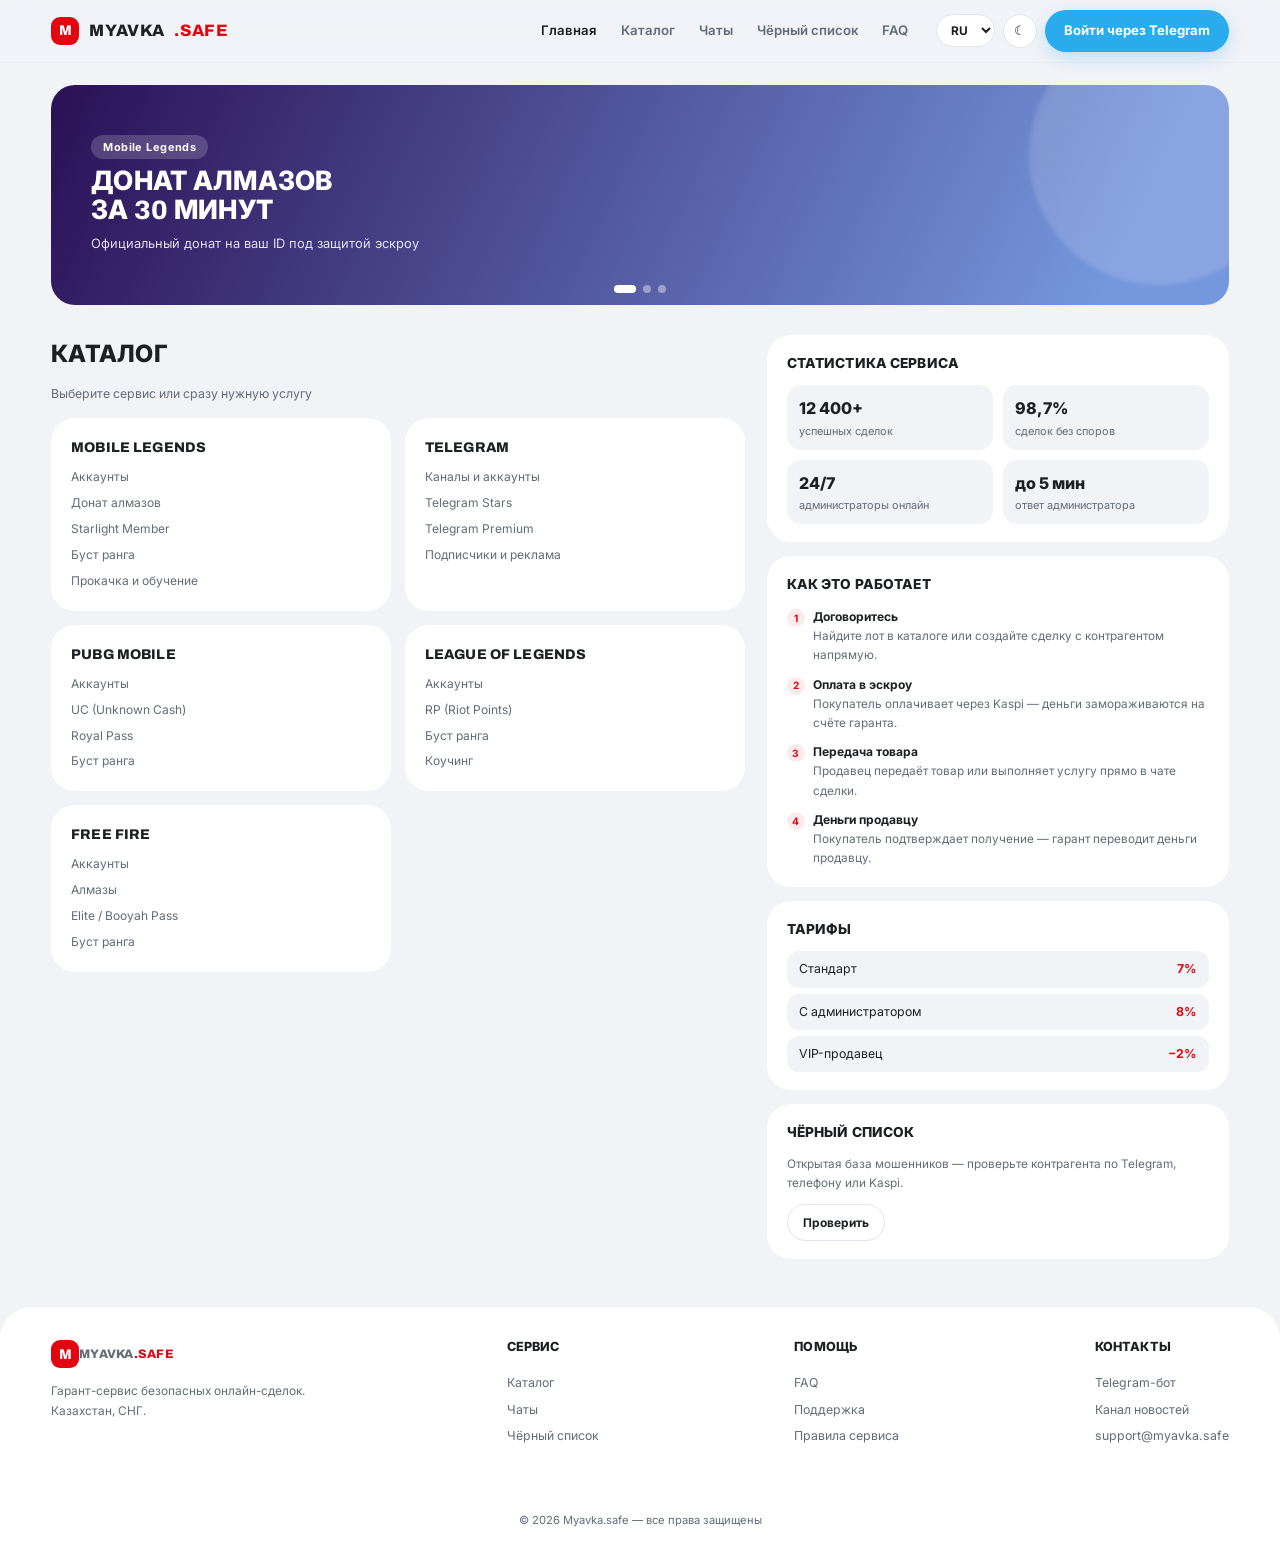
<file: safe/site/index.html>
<!DOCTYPE html>
<html lang="ru">
<head>
  <meta charset="UTF-8" />
  <meta name="viewport" content="width=device-width, initial-scale=1.0" />
  <title>Myavka.safe — Гарант безопасных сделок</title>
  <meta name="description" content="Myavka.safe — эскроу-сервис для безопасных онлайн-сделок. Вход через Telegram, оплата Kaspi, защита от мошенников." />
  <meta property="og:title" content="Myavka.safe — Гарант безопасных сделок" />
  <meta property="og:description" content="Эскроу-сервис для безопасных онлайн-сделок. Вход через Telegram, оплата Kaspi, защита от мошенников." />
  <meta property="og:type" content="website" />
  <meta property="og:site_name" content="Myavka.safe" />
  <meta name="twitter:card" content="summary" />
  <script src="js/theme-init.js"></script>
  <link rel="preconnect" href="https://fonts.googleapis.com" />
  <link rel="preconnect" href="https://fonts.gstatic.com" crossorigin />
  <link href="https://fonts.googleapis.com/css2?family=Inter:wght@400;600;700;800&family=Archivo:wdth,wght@100..125,500..900&display=swap" rel="stylesheet" />
  <link rel="stylesheet" href="css/style.css" />
</head>
<body>
  <header class="header">
    <div class="container header-inner">
      <a href="index.html" class="logo"><span class="logo-mark">M</span>Myavka<span class="safe">.safe</span></a>
      <nav class="nav">
        <a href="index.html" class="active" data-i18n="nav.home">Главная</a>
        <a href="catalog.html" data-i18n="nav.catalog">Каталог</a>
        <a href="chats.html" data-i18n="nav.chats">Чаты</a>
        <a href="blacklist.html" data-i18n="nav.blacklist">Чёрный список</a>
        <a href="faq.html" data-i18n="nav.faq">FAQ</a>
      </nav>
      <div class="header-controls">
        <select class="lang-select" id="lang-select">
          <option value="ru">RU</option>
          <option value="kz">KZ</option>
          <option value="en">EN</option>
        </select>
        <button class="theme-toggle" id="theme-toggle" aria-label="Тема">☀</button>
        <a href="#" class="btn btn-tg" data-i18n="nav.login">Войти через Telegram</a>
      </div>
    </div>
  </header>

  <section class="promo">
    <div class="container">
      <div class="promo-slider" id="promo-slider">
        <div class="promo-track" id="promo-track">
          <a class="promo-slide slide-ml" href="lots.html?g=ml&s=diamonds">
            <span class="promo-tag">Mobile Legends</span>
            <span class="promo-title" data-i18n="promo.s1t">Донат алмазов<br />за 30 минут</span>
            <span class="promo-sub" data-i18n="promo.s1">Официальный донат на ваш ID под защитой эскроу</span>
          </a>
          <a class="promo-slide slide-tgp" href="lots.html?g=tg&s=premium">
            <span class="promo-tag">Telegram</span>
            <span class="promo-title" data-i18n="promo.s2t">Premium и Stars<br />без переплат</span>
            <span class="promo-sub" data-i18n="promo.s2">Подарком через Fragment — активация за 10 минут</span>
          </a>
          <a class="promo-slide slide-pubg" href="lots.html?g=pubg&s=uc">
            <span class="promo-tag">PUBG Mobile</span>
            <span class="promo-title" data-i18n="promo.s3t">UC по лучшему<br />курсу</span>
            <span class="promo-sub" data-i18n="promo.s3">Зачисление через ID за 15 минут, гарантия сервиса</span>
          </a>
        </div>
        <div class="promo-dots" id="promo-dots"></div>
      </div>
    </div>
  </section>

  <section class="section home">
    <div class="container home-grid">
      <div class="home-catalog">
        <h2 class="home-h" data-i18n="cat.title">Каталог</h2>
        <p class="home-sub" data-i18n="cat.sub">Выберите сервис или сразу нужную услугу</p>
        <div id="catalog-page" class="home-svc-list"></div>
      </div>
      <aside class="home-side">
        <div class="side-card">
          <h3 data-i18n="home.stats">Статистика сервиса</h3>
          <div class="side-stats">
            <div class="stat"><div class="num">12 400+</div><div class="label" data-i18n="hero.stat1">успешных сделок</div></div>
            <div class="stat"><div class="num">98,7%</div><div class="label" data-i18n="hero.stat2">сделок без споров</div></div>
            <div class="stat"><div class="num">24/7</div><div class="label" data-i18n="hero.stat3">администраторы онлайн</div></div>
            <div class="stat"><div class="num" data-i18n="hero.stat4n">до 5 мин</div><div class="label" data-i18n="hero.stat4">ответ администратора</div></div>
          </div>
        </div>
        <div class="side-card">
          <h3 data-i18n="how.title">Как это работает</h3>
          <ol class="side-steps">
            <li><b data-i18n="how.s1t">Договоритесь</b><span data-i18n="how.s1">Найдите лот в каталоге или создайте сделку с контрагентом напрямую.</span></li>
            <li><b data-i18n="how.s2t">Оплата в эскроу</b><span data-i18n="how.s2">Покупатель оплачивает через Kaspi — деньги замораживаются на счёте гаранта.</span></li>
            <li><b data-i18n="how.s3t">Передача товара</b><span data-i18n="how.s3">Продавец передаёт товар или выполняет услугу прямо в чате сделки.</span></li>
            <li><b data-i18n="how.s4t">Деньги продавцу</b><span data-i18n="how.s4">Покупатель подтверждает получение — гарант переводит деньги продавцу.</span></li>
          </ol>
        </div>
        <div class="side-card">
          <h3 data-i18n="price.title">Тарифы</h3>
          <div class="side-tariffs">
            <div class="side-tariff"><span data-i18n="price.std">Стандарт</span><b>7%</b></div>
            <div class="side-tariff"><span data-i18n="price.admin">С администратором</span><b>8%</b></div>
            <div class="side-tariff"><span data-i18n="price.vip">VIP-продавец</span><b>−2%</b></div>
          </div>
        </div>
        <div class="side-card">
          <h3 data-i18n="nav.blacklist">Чёрный список</h3>
          <p class="side-note" data-i18n="why.c5">Открытая база мошенников — проверьте контрагента по Telegram, телефону или Kaspi.</p>
          <a class="btn btn-outline btn-sm" href="blacklist.html" data-i18n="bl.check">Проверить</a>
        </div>
      </aside>
    </div>
  </section>

  <footer class="footer">
    <div class="container footer-inner">
      <div class="col">
        <a href="index.html" class="logo" style="margin-bottom:10px"><span class="logo-mark">M</span>Myavka<span class="safe">.safe</span></a>
        <p style="color:var(--muted);font-size:.85rem;max-width:260px" data-i18n="footer.tagline">Гарант-сервис безопасных онлайн-сделок. Казахстан, СНГ.</p>
      </div>
      <div class="col">
        <h4 data-i18n="footer.service">Сервис</h4>
        <a href="catalog.html" data-i18n="nav.catalog">Каталог</a>
        <a href="chats.html" data-i18n="nav.chats">Чаты</a>
        <a href="blacklist.html" data-i18n="nav.blacklist">Чёрный список</a>
      </div>
      <div class="col">
        <h4 data-i18n="footer.help">Помощь</h4>
        <a href="faq.html" data-i18n="nav.faq">FAQ</a>
        <a href="faq.html#support" data-i18n="footer.support">Поддержка</a>
        <a href="#" data-i18n="footer.rules">Правила сервиса</a>
      </div>
      <div class="col">
        <h4 data-i18n="footer.contacts">Контакты</h4>
        <a href="https://t.me/myavka_safe_bot" target="_blank" data-i18n="footer.bot">Telegram-бот</a>
        <a href="#" data-i18n="footer.news">Канал новостей</a>
        <a href="#">support@myavka.safe</a>
      </div>
      <div class="copy" data-i18n="footer.copy">© 2026 Myavka.safe — все права защищены</div>
    </div>
  </footer>
  <script src="js/app.js"></script>
  <script src="js/catalog.js"></script>
</body>
</html>
</file>
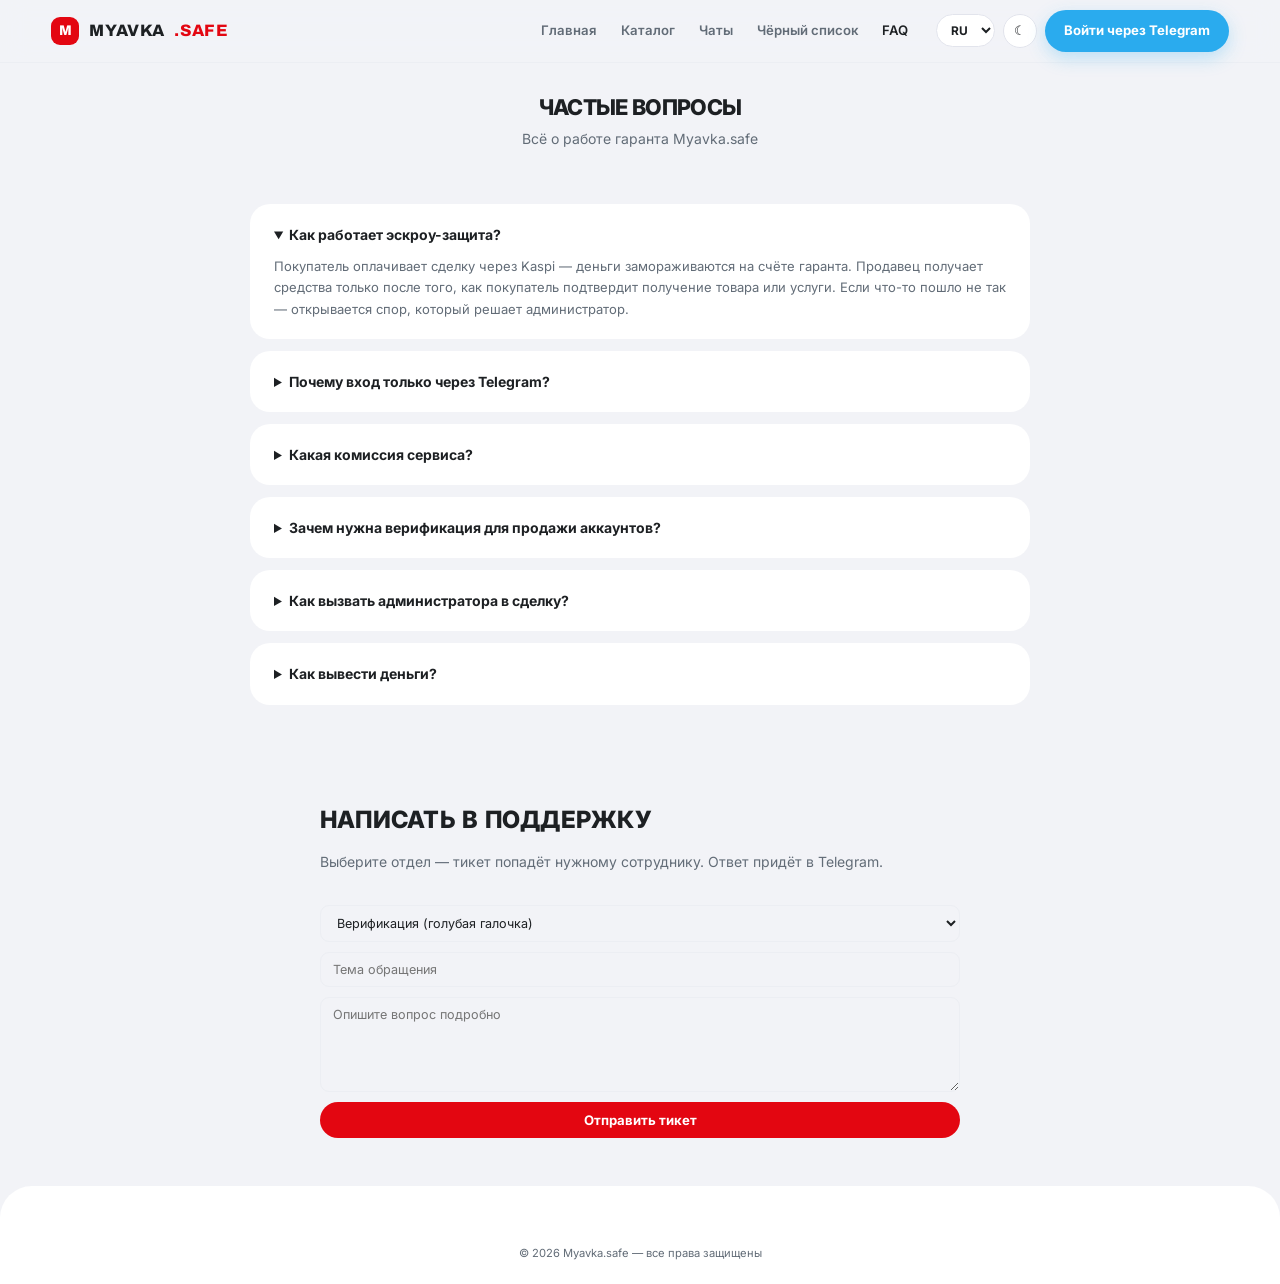
<file: safe/site/faq.html>
<!DOCTYPE html>
<html lang="ru">
<head>
  <meta charset="UTF-8" />
  <meta name="viewport" content="width=device-width, initial-scale=1.0" />
  <title>FAQ — Myavka.safe</title>
  <meta name="description" content="Ответы на частые вопросы о работе эскроу-гаранта Myavka.safe: комиссии, верификация, вывод денег, вызов администратора." />
  <meta property="og:title" content="FAQ — Myavka.safe" />
  <meta property="og:description" content="Всё о том, как работает гарант Myavka.safe: комиссии, эскроу-защита, верификация, вывод средств." />
  <meta property="og:type" content="website" />
  <meta property="og:site_name" content="Myavka.safe" />
  <meta name="twitter:card" content="summary" />
  <script src="js/theme-init.js"></script>
  <link rel="preconnect" href="https://fonts.googleapis.com" />
  <link rel="preconnect" href="https://fonts.gstatic.com" crossorigin />
  <link href="https://fonts.googleapis.com/css2?family=Inter:wght@400;600;700;800&family=Archivo:wdth,wght@100..125,500..900&display=swap" rel="stylesheet" />
  <link rel="stylesheet" href="css/style.css" />
</head>
<body>
  <header class="header">
    <div class="container header-inner">
      <a href="index.html" class="logo"><span class="logo-mark">M</span>Myavka<span class="safe">.safe</span></a>
      <nav class="nav">
        <a href="index.html" data-i18n="nav.home">Главная</a>
        <a href="catalog.html" data-i18n="nav.catalog">Каталог</a>
        <a href="chats.html" data-i18n="nav.chats">Чаты</a>
        <a href="blacklist.html" data-i18n="nav.blacklist">Чёрный список</a>
        <a href="faq.html" class="active" data-i18n="nav.faq">FAQ</a>
      </nav>
      <div class="header-controls">
        <select class="lang-select" id="lang-select">
          <option value="ru">RU</option>
          <option value="kz">KZ</option>
          <option value="en">EN</option>
        </select>
        <button class="theme-toggle" id="theme-toggle" aria-label="Тема">☀</button>
        <a href="#" class="btn btn-tg" data-i18n="nav.login">Войти через Telegram</a>
      </div>
    </div>
  </header>

  <div class="container page-head" style="text-align:center">
    <h1 data-i18n="faq.title">Частые вопросы</h1>
    <p data-i18n="faq.sub">Всё о том, как работает гарант Myavka.safe</p>
  </div>

  <section class="section">
    <div class="container faq-list">
      <details class="faq" open>
        <summary>Как работает эскроу-защита?</summary>
        <p>Покупатель оплачивает сделку через Kaspi — деньги замораживаются на счёте гаранта. Продавец получает средства только после того, как покупатель подтвердит получение товара или услуги. Если что-то пошло не так — открывается спор, который решает администратор.</p>
      </details>
      <details class="faq">
        <summary>Почему вход только через Telegram?</summary>
        <p>Telegram даёт единую точку входа без паролей, встроенную двухфакторную защиту и видимый номер телефона — это повышает доверие между сторонами сделки. Уведомления о сделках также приходят в Telegram-бот.</p>
      </details>
      <details class="faq">
        <summary>Какая комиссия сервиса?</summary>
        <p>Стандартная комиссия — 7% от суммы сделки (минимум 500 ₸). Сделка с участием администратора — 8% + 500 ₸ за вход админа. Верифицированные и VIP-продавцы получают пониженную комиссию.</p>
      </details>
      <details class="faq">
        <summary>Зачем нужна верификация для продажи аккаунтов?</summary>
        <p>Аккаунт можно восстановить через поддержку игры после продажи — это самый частый вид мошенничества. Поэтому продавцы аккаунтов обязаны подтвердить личность (документ + селфи). Для услуг (донат, буст, Stars) верификация не требуется.</p>
      </details>
      <details class="faq">
        <summary>Как вызвать администратора в сделку?</summary>
        <p>В чате любой сделки есть кнопка «Вызвать администратора» (500 ₸). Администратор входит в чат, контролирует сделку, может изменить данные и разрешить спор. Среднее время ответа — менее 5 минут, администраторы работают 24/7.</p>
      </details>
      <details class="faq">
        <summary>Как вывести деньги?</summary>
        <p>Средства выводятся на ваш Kaspi. Запрос на вывод можно сделать на сайте в профиле или через команду /withdraw в Telegram-боте.</p>
      </details>
    </div>
  </section>

  <section class="section section-alt" id="support">
    <div class="container" style="max-width:640px">
      <h2 data-i18n="sup.title">Написать в поддержку</h2>
      <p class="sub" data-i18n="sup.sub">Выберите отдел — тикет попадёт нужному сотруднику. Ответ придёт в Telegram.</p>
      <div style="display:flex;flex-direction:column;gap:10px">
        <select class="sup-select" id="tk-dept">
          <option value="verification" data-i18n="sup.dVerif">Верификация (голубая галочка)</option>
          <option value="sales" data-i18n="sup.dSales">Продажи и сделки</option>
          <option value="ban" data-i18n="sup.dBan">Блокировки</option>
          <option value="other" data-i18n="sup.dOther">Прочее</option>
        </select>
        <input class="sup-input" id="tk-subject" maxlength="140" data-i18n-ph="sup.subjPh" placeholder="Тема обращения" />
        <textarea class="sup-textarea" id="tk-text" rows="5" maxlength="3000" data-i18n-ph="sup.textPh" placeholder="Опишите вопрос подробно"></textarea>
        <button class="btn btn-primary" id="tk-submit" data-i18n="sup.send">Отправить тикет</button>
        <p id="tk-done" hidden style="color:var(--green);font-size:.9rem" data-i18n="sup.done">Тикет отправлен — поддержка ответит в ближайшее время.</p>
      </div>
    </div>
  </section>

  <footer class="footer">
    <div class="container footer-inner">
      <div class="copy" data-i18n="footer.copy">© 2026 Myavka.safe — все права защищены</div>
    </div>
  </footer>
  <script src="js/app.js"></script>
  <script src="js/faq.js"></script>
</body>
</html>
</file>
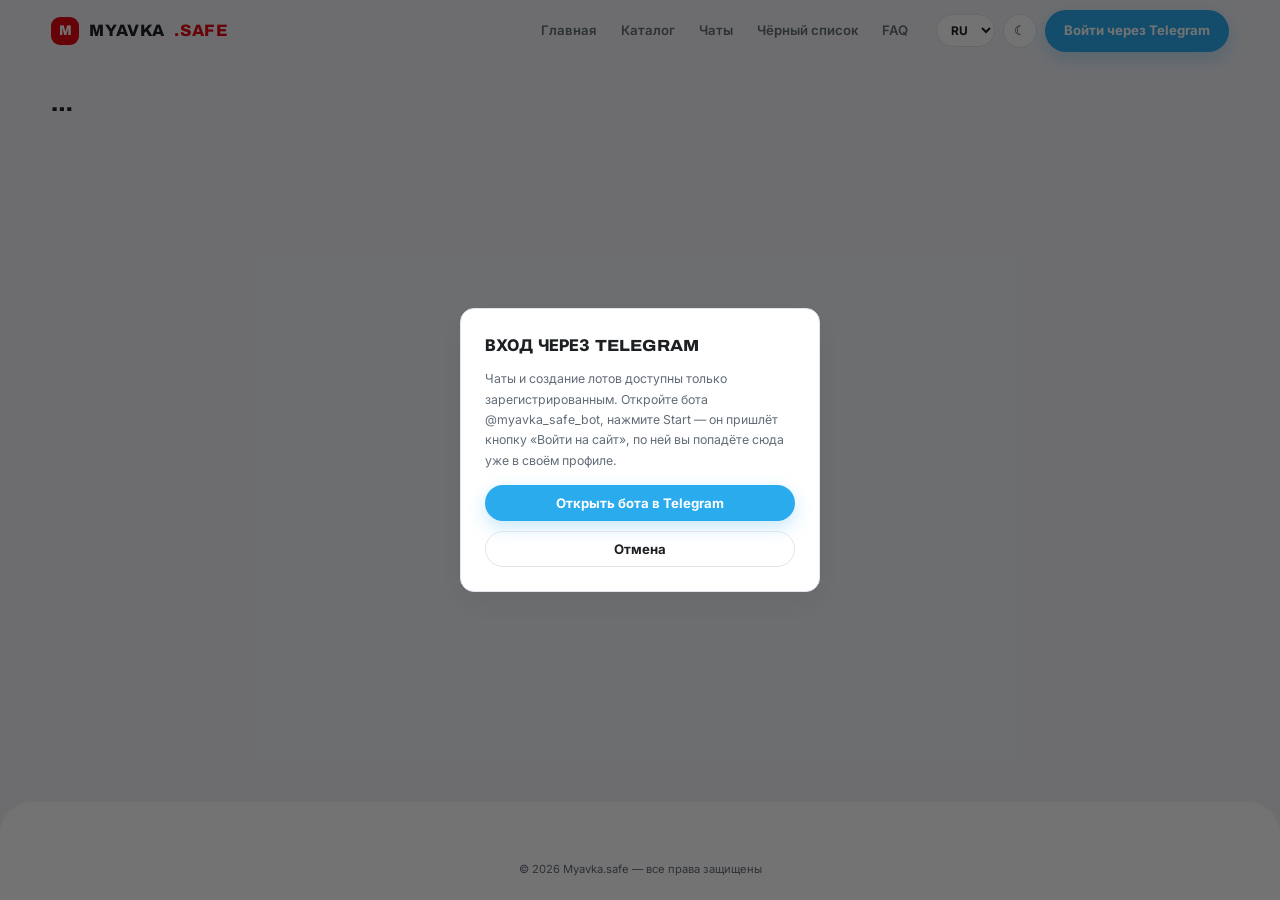
<file: safe/site/profile.html>
<!DOCTYPE html>
<html lang="ru">
<head>
  <meta charset="UTF-8" />
  <meta name="viewport" content="width=device-width, initial-scale=1.0" />
  <title>Профиль — Myavka.safe</title>
  <meta name="robots" content="noindex" />
  <meta name="description" content="Профиль пользователя Myavka.safe — объявления, статистика и настройки аккаунта." />
  <meta property="og:title" content="Профиль — Myavka.safe" />
  <meta property="og:description" content="Профиль пользователя Myavka.safe — объявления, статистика и настройки аккаунта." />
  <meta property="og:type" content="profile" />
  <meta property="og:site_name" content="Myavka.safe" />
  <meta name="twitter:card" content="summary" />
  <script src="js/theme-init.js"></script>
  <link rel="preconnect" href="https://fonts.googleapis.com" />
  <link rel="preconnect" href="https://fonts.gstatic.com" crossorigin />
  <link href="https://fonts.googleapis.com/css2?family=Inter:wght@400;600;700;800&family=Archivo:wdth,wght@100..125,500..900&display=swap" rel="stylesheet" />
  <link rel="stylesheet" href="css/style.css" />
</head>
<body>
  <header class="header">
    <div class="container header-inner">
      <a href="index.html" class="logo"><span class="logo-mark">M</span>Myavka<span class="safe">.safe</span></a>
      <nav class="nav">
        <a href="index.html" data-i18n="nav.home">Главная</a>
        <a href="catalog.html" data-i18n="nav.catalog">Каталог</a>
        <a href="chats.html" data-i18n="nav.chats">Чаты</a>
        <a href="blacklist.html" data-i18n="nav.blacklist">Чёрный список</a>
        <a href="faq.html" data-i18n="nav.faq">FAQ</a>
      </nav>
      <div class="header-controls">
        <select class="lang-select" id="lang-select">
          <option value="ru">RU</option>
          <option value="kz">KZ</option>
          <option value="en">EN</option>
        </select>
        <button class="theme-toggle" id="theme-toggle" aria-label="Тема">☀</button>
        <a href="#" class="btn btn-tg" data-i18n="nav.login">Войти через Telegram</a>
      </div>
    </div>
  </header>

  <div class="container" style="padding-top:24px;padding-bottom:60px">
    <h1 id="profile-title" style="font-size:1.55rem;font-weight:800;letter-spacing:-0.03em;padding:0 0 20px">…</h1>

    <!-- Свой профиль -->
    <div id="profile-own" hidden>
      <div class="profile-head">
        <div class="profile-rows">
          <div class="profile-row"><span class="k" data-i18n="profile.created">Дата создания аккаунта</span><b id="p-created">—</b></div>
          <div class="profile-row"><span class="k" data-i18n="profile.tgid">Telegram ID</span><b id="p-tgid">—</b> <span style="color:var(--muted);font-size:.78rem" data-i18n="profile.tgidHint">Виден только вам</span></div>
        </div>
        <button class="btn btn-outline btn-sm" id="p-logout" style="align-self:flex-start;margin-top:12px" data-i18n="profile.logout">Выйти из аккаунта</button>
      </div>

      <div class="profile-visibility">
        <label class="filter-check">
          <input type="checkbox" id="p-visibility-toggle" />
          <span data-i18n="profile.hideListings">Скрыть мои объявления в публичном профиле</span>
        </label>
      </div>

      <h2 class="home-h" data-i18n="profile.myLots">Мои объявления</h2>
      <div id="p-lot-list" class="lot-list" style="margin:14px 0 26px"></div>

      <div class="side-card">
        <h3 data-i18n="profile.addLot">Добавить объявление</h3>
        <form id="p-lot-form" class="profile-lot-form">
          <input class="sup-input" type="text" id="lot-game" data-i18n-ph="profile.gamePh" placeholder="Игра" required />
          <input class="sup-input" type="text" id="lot-title" data-i18n-ph="profile.titlePh" placeholder="Название" required />
          <input class="sup-input" type="number" id="lot-price" min="0" step="1" data-i18n-ph="profile.pricePh" placeholder="Цена, ₸" required />
          <textarea class="sup-textarea" id="lot-desc" rows="2" data-i18n-ph="profile.descPh" placeholder="Описание (необязательно)"></textarea>
          <div class="modal-error" id="lot-form-err" hidden></div>
          <button class="btn btn-primary btn-sm" type="submit" style="align-self:flex-start" data-i18n="profile.addLotBtn">Добавить</button>
        </form>
      </div>
    </div>

    <!-- Чужой профиль (только просмотр) -->
    <div id="profile-public" hidden>
      <div id="p-public-hidden-note" class="empty-note" hidden data-i18n="profile.hiddenNote">Пользователь скрыл свои объявления</div>
      <div id="p-public-empty-note" class="empty-note" hidden data-i18n="profile.publicNoLots">У пользователя нет активных объявлений</div>
      <div id="p-public-lot-list" class="lot-list"></div>
    </div>

    <!-- Профиль не найден / нужен вход -->
    <div id="profile-error" class="empty-note" hidden data-i18n="profile.notFound">Профиль не найден</div>
  </div>

  <footer class="footer">
    <div class="container footer-inner">
      <div class="copy" data-i18n="footer.copy">© 2026 Myavka.safe — все права защищены</div>
    </div>
  </footer>
  <script src="js/app.js"></script>
  <script src="js/profile.js"></script>
</body>
</html>
</file>
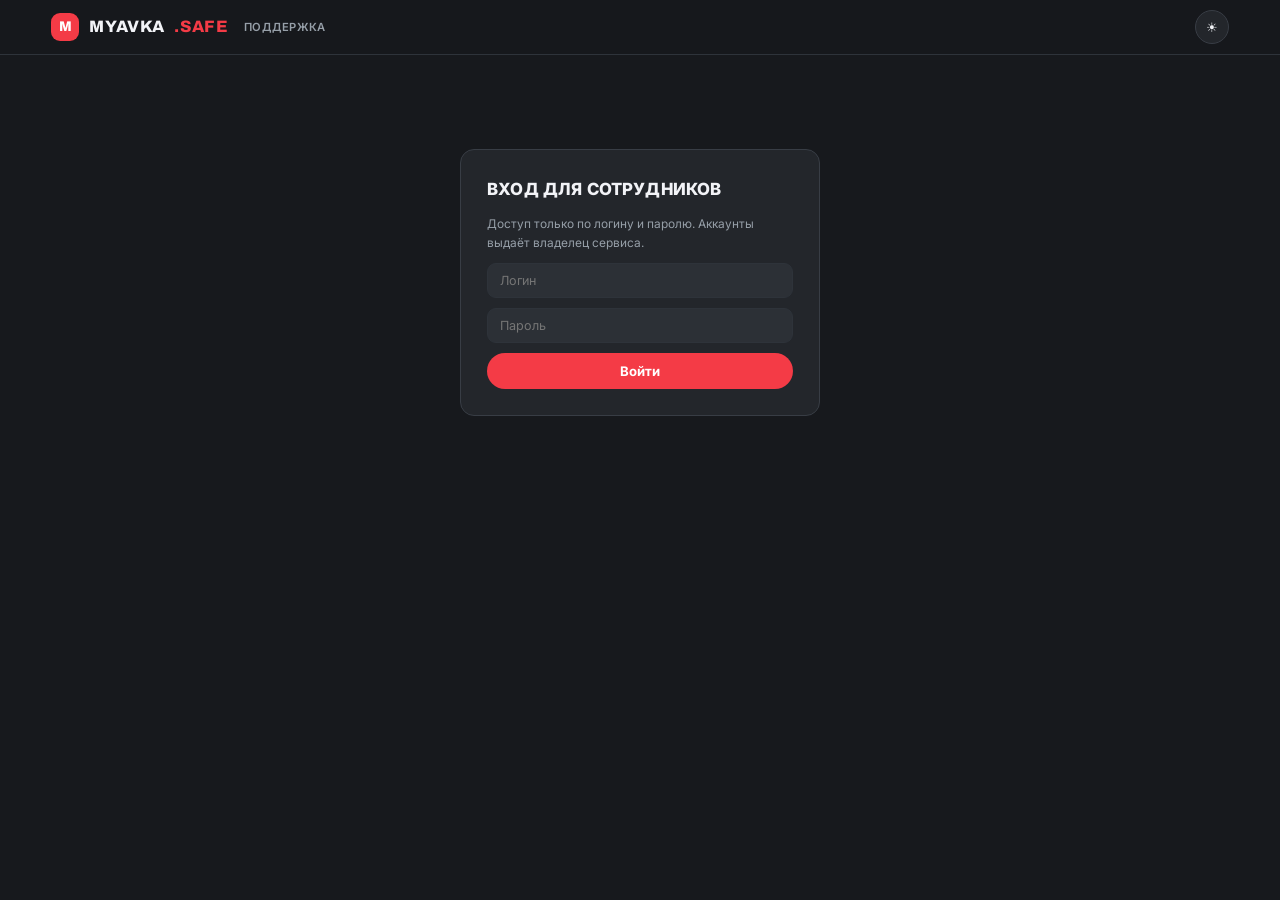
<file: safe/site/support.html>
<!DOCTYPE html>
<html lang="ru">
<head>
  <meta charset="UTF-8" />
  <meta name="viewport" content="width=device-width, initial-scale=1.0" />
  <title>Myavka.safe — Панель поддержки</title>
  <meta name="robots" content="noindex" />
  <meta name="description" content="Внутренняя панель поддержки Myavka.safe для сотрудников сервиса." />
  <meta property="og:title" content="Myavka.safe — Панель поддержки" />
  <meta property="og:description" content="Внутренняя панель поддержки Myavka.safe для сотрудников сервиса." />
  <meta property="og:type" content="website" />
  <meta property="og:site_name" content="Myavka.safe" />
  <meta name="twitter:card" content="summary" />
  <script src="js/theme-init.js"></script>
  <link rel="preconnect" href="https://fonts.googleapis.com" />
  <link rel="preconnect" href="https://fonts.gstatic.com" crossorigin />
  <link href="https://fonts.googleapis.com/css2?family=Inter:wght@400;600;700;800&family=Archivo:wdth,wght@100..125,500..900&display=swap" rel="stylesheet" />
  <link rel="stylesheet" href="css/style.css" />
</head>
<body>
  <header class="header">
    <div class="container header-inner">
      <a href="index.html" class="logo"><span class="logo-mark">M</span>Myavka<span class="safe">.safe</span> <span style="color:var(--muted);font-size:.8rem;font-weight:600;margin-left:6px">поддержка</span></a>
      <div class="header-controls" style="margin-left:auto">
        <button class="theme-toggle" id="theme-toggle" aria-label="Тема">☀</button>
        <button class="btn btn-outline btn-sm" id="sup-logout" hidden>Выйти</button>
      </div>
    </div>
  </header>

  <div class="support-wrap">
    <!-- Вход -->
    <form class="support-login" id="sup-login-form">
      <h2>Вход для сотрудников</h2>
      <p style="color:var(--muted);font-size:.85rem">Доступ только по логину и паролю. Аккаунты выдаёт владелец сервиса.</p>
      <input type="text" id="sup-login" placeholder="Логин" autocomplete="username" required />
      <input type="password" id="sup-pass" placeholder="Пароль" autocomplete="current-password" required />
      <div class="modal-error" id="sup-login-err" hidden>Неверный логин или пароль</div>
      <button class="btn btn-primary" type="submit">Войти</button>
    </form>

    <!-- Панель -->
    <div id="sup-panel" hidden>
      <div style="display:flex;align-items:center;gap:12px;flex-wrap:wrap">
        <h2 style="font-size:1.25rem">Тикеты поддержки</h2>
        <span id="sup-whoami" style="color:var(--muted);font-size:.85rem"></span>
        <button class="btn btn-outline btn-sm" id="sup-settings-btn" style="margin-left:auto">Настройки</button>
      </div>
      <div class="dept-tabs" id="dept-tabs"></div>
      <div id="ticket-list"></div>
      <div class="ticket-view" id="ticket-view" hidden></div>

      <!-- Настройки: смена пароля, сотрудники (для владельца) -->
      <div class="ticket-view" id="sup-settings" hidden>
        <h3 style="margin-bottom:10px">Смена пароля</h3>
        <div style="display:flex;gap:8px;flex-wrap:wrap">
          <input class="sup-input" type="password" id="pw-old" placeholder="Текущий пароль" autocomplete="current-password" />
          <input class="sup-input" type="password" id="pw-new" placeholder="Новый пароль (мин. 8 символов)" autocomplete="new-password" />
          <button class="btn btn-primary btn-sm" id="pw-save">Сменить</button>
        </div>
        <div id="owner-tools" hidden>
          <h3 style="margin:20px 0 10px">Сотрудники</h3>
          <div id="staff-list" style="margin-bottom:12px"></div>
          <div style="display:flex;gap:8px;flex-wrap:wrap">
            <input class="sup-input" type="text" id="st-login" placeholder="Логин сотрудника" />
            <input class="sup-input" type="password" id="st-pass" placeholder="Пароль (мин. 8 символов)" />
            <select class="sup-select" id="st-dept">
              <option value="verification">Верификация</option>
              <option value="sales">Продажи</option>
              <option value="ban">Баны</option>
              <option value="other">Прочее</option>
              <option value="all">Все отделы</option>
            </select>
            <button class="btn btn-primary btn-sm" id="st-create">Создать</button>
          </div>
        </div>
      </div>
    </div>
  </div>

  <script src="js/support.js"></script>
</body>
</html>
</file>
<file: safe/site/css/style.css>
:root, [data-theme="light"] {
  --bg: #f2f3f7;
  --bg-2: #ffffff;
  --card: #ffffff;
  --card-2: #f2f3f7;
  --border: #e2e4ec;
  --border-soft: #eceef3;
  --text: #1d2023;
  --muted: #626c77;
  --accent: #e30611;
  --accent-2: #c00509;
  --accent-soft: rgba(227, 6, 17, 0.08);
  --green: #26cd58;
  --green-soft: rgba(38, 205, 88, 0.12);
  --yellow: #e0a02a;
  --yellow-soft: rgba(250, 200, 60, 0.16);
  --red: #e30611;
  --radius: 24px;
  --shadow: 0 12px 32px rgba(29, 32, 35, 0.08);
  --header-bg: rgba(242, 243, 247, 0.88);
}

[data-theme="dark"] {
  --bg: #17191d;
  --bg-2: #1d2023;
  --card: #23262b;
  --card-2: #2c3036;
  --border: #383d45;
  --border-soft: #2e333a;
  --text: #f2f3f7;
  --muted: #969fa8;
  --accent: #f43b46;
  --accent-2: #ff6b73;
  --accent-soft: rgba(244, 59, 70, 0.14);
  --green: #3ddc84;
  --green-soft: rgba(61, 220, 132, 0.12);
  --yellow: #ffc844;
  --yellow-soft: rgba(255, 200, 68, 0.12);
  --red: #ff6b6b;
  --shadow: 0 12px 32px rgba(0, 0, 0, 0.4);
  --header-bg: rgba(23, 25, 29, 0.88);
}

* { margin: 0; padding: 0; box-sizing: border-box; }

html { scroll-behavior: smooth; font-size: 14px; }

body {
  font-family: "Inter", "Segoe UI", system-ui, -apple-system, sans-serif;
  background: var(--bg);
  color: var(--text);
  line-height: 1.65;
  min-height: 100vh;
  display: flex;
  flex-direction: column;
  -webkit-font-smoothing: antialiased;
}

a { color: inherit; text-decoration: none; }
img { max-width: 100%; }

.container { width: min(1180px, 92%); margin: 0 auto; }

h1, h2, h3, h4 {
  font-family: "Archivo", "Inter", sans-serif;
  font-weight: 800; letter-spacing: 0.01em; text-transform: uppercase;
  font-stretch: 110%;
}

/* ---------- Header ---------- */
.header {
  position: sticky; top: 0; z-index: 50;
  background: var(--header-bg);
  backdrop-filter: blur(14px);
  border-bottom: 1px solid var(--border-soft);
}
.header-inner {
  display: flex; align-items: center; gap: 28px;
  padding: 10px 0;
}
.logo {
  font-family: "Archivo", "Inter", sans-serif;
  font-size: 1.18rem; font-weight: 800; letter-spacing: 0.02em; text-transform: uppercase;
  display: flex; align-items: center; gap: 10px;
}
.logo-mark {
  width: 28px; height: 28px; border-radius: 9px;
  background: var(--accent);
  display: inline-flex; align-items: center; justify-content: center;
  font-size: 1rem; color: #fff;
}
.logo .safe { color: var(--accent); }
.nav { display: flex; gap: 24px; margin-left: auto; }
.nav a {
  color: var(--muted); font-size: 0.94rem; font-weight: 600;
  transition: color .15s;
}
.nav a:hover, .nav a.active { color: var(--text); }

.header-controls { display: flex; align-items: center; gap: 8px; }
.theme-toggle {
  width: 34px; height: 34px; border-radius: 999px; cursor: pointer;
  background: var(--card); border: 1px solid var(--border);
  color: var(--text); font-size: 0.95rem;
  display: inline-flex; align-items: center; justify-content: center;
  transition: border-color .15s;
}
.theme-toggle:hover { border-color: var(--accent); }
.lang-select {
  background: var(--card); border: 1px solid var(--border);
  color: var(--text); border-radius: 999px; padding: 7px 10px;
  font-size: 0.85rem; font-weight: 700; font-family: inherit; cursor: pointer;
}

.btn {
  display: inline-flex; align-items: center; justify-content: center; gap: 8px;
  padding: 9px 18px; border-radius: 999px;
  font-weight: 700; font-size: 0.94rem; font-family: inherit;
  border: 1px solid transparent; cursor: pointer; transition: .18s;
}
.btn-primary {
  background: var(--accent);
  color: #fff;
}
.btn-primary:hover { background: var(--accent-2); transform: translateY(-1px); }
.btn-outline { border-color: var(--border); color: var(--text); background: transparent; }
.btn-outline:hover { border-color: var(--accent); color: var(--accent-2); }
.btn-tg { background: #2aabee; color: #fff; box-shadow: 0 6px 18px rgba(42, 171, 238, 0.28); }
.btn-tg:hover { background: #3db7f5; transform: translateY(-1px); }
.btn-lg { padding: 12px 26px; font-size: 1rem; }
.btn-sm { padding: 8px 15px; font-size: 0.85rem; }
.btn-green { background: var(--green); color: #05230f; }
.btn-red { background: transparent; border-color: rgba(255, 107, 107, 0.5); color: var(--red); }

/* ---------- Hero ---------- */
.hero {
  padding: 56px 0 44px;
  text-align: left;
}
.hero-badge {
  display: inline-flex; align-items: center; gap: 8px;
  padding: 6px 16px; border-radius: 999px;
  background: var(--accent-soft);
  color: var(--accent); font-size: 0.85rem; font-weight: 700;
  margin-bottom: 22px;
}
.hero h1 {
  font-size: clamp(2rem, 4.6vw, 3.1rem); font-weight: 800;
  letter-spacing: 0.01em; line-height: 1.05; max-width: 720px;
}
.hero h1 .safe { color: var(--accent); }
.hero p.lead {
  color: var(--muted); font-size: 1.05rem; max-width: 560px; margin: 16px 0 28px;
}
.hero-cta { display: flex; gap: 14px; flex-wrap: wrap; }
.hero-stats {
  display: grid; grid-template-columns: repeat(4, 1fr); gap: 16px;
  margin-top: 44px;
}
.stat {
  background: var(--card);
  border-radius: var(--radius); padding: 16px 16px;
}
.stat .num { font-size: 1.4rem; font-weight: 800; color: var(--text); }
.stat .label { color: var(--muted); font-size: 0.88rem; }

/* ---------- Sections ---------- */
.section { padding: 48px 0; }
.section-alt { background: var(--bg); }
.section h2 { font-size: 1.7rem; font-weight: 800; text-align: left; margin-bottom: 10px; }
.section .sub { text-align: left; color: var(--muted); margin-bottom: 32px; max-width: 640px; }

.grid-3 { display: grid; grid-template-columns: repeat(3, 1fr); gap: 20px; }
.grid-4 { display: grid; grid-template-columns: repeat(4, 1fr); gap: 20px; }

.card {
  background: var(--card);
  border-radius: var(--radius); padding: 22px 24px;
  transition: box-shadow .18s, transform .18s;
}
.card:hover { box-shadow: var(--shadow); transform: translateY(-2px); }
.card .icon {
  width: 40px; height: 40px; border-radius: 12px;
  background: var(--accent-soft); color: var(--accent);
  display: flex; align-items: center; justify-content: center;
  font-size: 1.15rem; margin-bottom: 12px;
}
.card h3 { font-size: 1rem; margin-bottom: 8px; }
.card p { color: var(--muted); font-size: 0.92rem; }

/* Steps */
.steps { display: grid; grid-template-columns: repeat(4, 1fr); gap: 20px; counter-reset: step; }
.step {
  background: var(--card);
  border-radius: var(--radius); padding: 22px 20px 18px; position: relative;
}
.step::before {
  counter-increment: step; content: counter(step);
  position: absolute; top: -15px; left: 22px;
  width: 30px; height: 30px; border-radius: 999px;
  background: var(--accent);
  color: #fff; font-weight: 800; font-size: 0.95rem;
  display: flex; align-items: center; justify-content: center;
}
.step h3 { margin: 8px 0 6px; font-size: 0.98rem; }
.step p { color: var(--muted); font-size: 0.9rem; }

/* ---------- Game tiles (catalog step 1) ---------- */
.game-grid { display: grid; grid-template-columns: repeat(3, 1fr); gap: 20px; padding-bottom: 64px; }
.game-tile {
  border-radius: var(--radius);
  overflow: hidden; background: var(--card);
  transition: transform .18s, box-shadow .18s;
  display: flex; flex-direction: column;
}
.game-tile:hover { transform: translateY(-4px); box-shadow: var(--shadow); }
.game-cover {
  height: 88px; display: flex; align-items: flex-end; padding: 13px;
  font-size: 1.1rem; font-weight: 800; letter-spacing: -0.02em; color: #fff;
  text-shadow: 0 2px 10px rgba(0,0,0,.45);
}
.cover-ml { background: linear-gradient(135deg, #2b50c8, #7a3df0 60%, #b13df0); }
.cover-tg { background: linear-gradient(135deg, #1f8fd0, #2aabee 55%, #55c8ff); }
.cover-pubg { background: linear-gradient(135deg, #b8641c, #e08a1e 55%, #f2b93b); }
.cover-lol { background: linear-gradient(135deg, #0a4c66, #0d7a8f 55%, #16b3a8); }
.cover-ff { background: linear-gradient(135deg, #b8321c, #e0571e 55%, #f2933b); }
.cover-more { background: linear-gradient(135deg, #333d4f, #47536a); }
.game-body { padding: 13px 14px; display: flex; flex-direction: column; gap: 10px; flex: 1; }
.game-body p { color: var(--muted); font-size: 0.88rem; }
.game-meta { display: flex; gap: 14px; color: var(--muted); font-size: 0.82rem; margin-top: auto; }
.game-meta b { color: var(--text); }

/* Category cards (catalog step 2) */
.cat-grid { display: grid; grid-template-columns: repeat(3, 1fr); gap: 18px; padding-bottom: 64px; }
.cat-card {
  background: var(--card);
  border-radius: var(--radius); padding: 24px;
  display: flex; flex-direction: column; gap: 8px;
  transition: transform .18s, box-shadow .18s;
}
.cat-card:hover { transform: translateY(-3px); box-shadow: var(--shadow); }
.cat-card .cat-kind { font-size: 0.78rem; font-weight: 700; }
.cat-card .cat-kind.acc { color: var(--yellow); }
.cat-card .cat-kind.svc { color: var(--green); }
.cat-card h3 { font-size: 1.06rem; }
.cat-card p { color: var(--muted); font-size: 0.87rem; }
.cat-card .cat-count { margin-top: auto; padding-top: 12px; color: var(--muted); font-size: 0.83rem; }
.cat-card .cat-count b { color: var(--accent-2); }

/* Service cards (catalog: text name + service links) */
.svc-grid { display: grid; grid-template-columns: repeat(3, 1fr); gap: 18px; padding-bottom: 64px; }
.svc-card {
  background: var(--card);
  border-radius: var(--radius); padding: 18px 20px;
  transition: box-shadow .18s, transform .18s;
}
.svc-card:hover { box-shadow: var(--shadow); transform: translateY(-2px); }
.svc-name {
  display: block; font-size: 1rem; font-weight: 800;
  font-family: "Archivo", "Inter", sans-serif; text-transform: uppercase; letter-spacing: 0.01em;
  margin-bottom: 6px; transition: color .15s;
}
.svc-name:hover { color: var(--accent); }
.svc-links { display: flex; flex-direction: column; gap: 2px; }
.svc-link {
  color: var(--muted); font-size: 0.86rem; padding: 2px 0;
  transition: color .15s;
}
.svc-link:hover { color: var(--accent); }

/* Category tabs on lots page */
.cat-tabs { display: flex; gap: 8px; flex-wrap: wrap; margin: 4px 0 16px; }
.cat-tabs .tab {
  padding: 7px 16px; border-radius: 999px; font-size: 0.84rem; font-weight: 700;
  color: var(--muted); background: var(--card); border: 0;
  transition: .15s;
}
.cat-tabs .tab:hover { color: var(--text); }
.cat-tabs .tab.active { color: #fff; background: var(--text); }

/* Filter bar */
.filter-bar {
  display: flex; flex-wrap: wrap; gap: 10px; align-items: center;
  background: var(--card);
  border-radius: 16px; padding: 10px 12px; margin-bottom: 16px;
}
.filter-num { width: 120px; }
input.filter {
  background: var(--card-2); border: 1px solid transparent;
  color: var(--text); border-radius: 12px; padding: 8px 11px;
  font-size: 0.9rem; font-family: inherit; outline: none;
}
.filter-check {
  display: inline-flex; align-items: center; gap: 7px;
  color: var(--muted); font-size: 0.88rem; cursor: pointer; padding: 0 4px;
}
.filter-check input { accent-color: var(--accent); }

/* Lot rows: full-width list, only title + price */
.lot-list { display: flex; flex-direction: column; gap: 8px; padding-bottom: 64px; }
.lot-row {
  display: flex; align-items: center; gap: 14px; flex-wrap: wrap; row-gap: 8px;
  background: var(--card);
  border-radius: 16px; padding: 11px 16px;
  transition: box-shadow .15s, transform .15s;
}
.lot-row:hover { box-shadow: var(--shadow); transform: translateX(3px); }
.lot-row-title { flex: 1; font-weight: 600; font-size: 0.92rem; }
.lot-row-price { font-weight: 800; font-size: 1rem; white-space: nowrap; }
.lot-row-game { color: var(--muted); font-size: 0.82rem; white-space: nowrap; }
.lot-row.inactive { opacity: .55; }
.lot-status {
  font-size: 0.74rem; font-weight: 700; padding: 3px 11px; border-radius: 999px; white-space: nowrap;
}
.lot-status.active { color: var(--green); background: var(--green-soft); border: 1px solid rgba(61, 220, 132, 0.35); }
.lot-status.inactive { color: var(--muted); background: var(--card-2); border: 1px solid var(--border-soft); }

/* ---------- Профиль ---------- */
.profile-head {
  background: var(--card); border-radius: var(--radius); padding: 22px 24px;
  display: flex; flex-direction: column; gap: 6px; margin-bottom: 18px;
}
.profile-head h1 { font-size: 1.4rem; }
.profile-rows { display: flex; flex-direction: column; gap: 4px; margin-top: 10px; }
.profile-row { display: flex; gap: 8px; font-size: 0.9rem; padding: 6px 0; border-bottom: 1px solid var(--border-soft); }
.profile-row:last-child { border-bottom: 0; }
.profile-row .k { color: var(--muted); min-width: 200px; }
.profile-visibility {
  display: flex; align-items: center; justify-content: space-between; flex-wrap: wrap; gap: 12px;
  background: var(--card); border-radius: var(--radius); padding: 16px 20px; margin-bottom: 20px;
}
.profile-lot-form {
  display: flex; flex-direction: column; gap: 10px; margin-top: 12px;
}
.profile-lot-form textarea {
  resize: vertical; min-height: 60px;
}

/* Breadcrumbs */
.crumbs { display: flex; align-items: center; gap: 8px; flex-wrap: wrap; color: var(--muted); font-size: 0.88rem; padding: 26px 0 0; }
.crumbs a { color: var(--muted); }
.crumbs a:hover { color: var(--accent); }
.crumbs .sep { opacity: .5; }
.crumbs .here { color: var(--text); font-weight: 600; }

/* Tags */
.tag {
  font-size: 0.76rem; font-weight: 600; padding: 3px 11px; border-radius: 999px;
  background: var(--card-2); border: 1px solid var(--border-soft); color: var(--muted);
}
.tag.verify { color: var(--yellow); border-color: rgba(255, 200, 68, 0.35); background: var(--yellow-soft); }
.tag.service { color: var(--green); border-color: rgba(61, 220, 132, 0.35); background: var(--green-soft); }

/* ---------- Catalog toolbar / listings (step 3) ---------- */
.page-head { padding: 28px 0 6px; }
.page-head h1 { font-size: 1.55rem; font-weight: 800; letter-spacing: -0.03em; }
.page-head p { color: var(--muted); }

.catalog-toolbar {
  display: flex; flex-wrap: wrap; gap: 12px; align-items: center;
  margin: 26px 0 24px;
}
.search {
  flex: 1; min-width: 240px; display: flex; align-items: center; gap: 10px;
  background: var(--card);
  border-radius: 999px; padding: 9px 16px;
}
.search input {
  flex: 1; background: transparent; border: 0; outline: none;
  color: var(--text); font-size: 0.95rem; font-family: inherit;
}
select.filter {
  background: var(--card); border: 0;
  color: var(--text); border-radius: 999px; padding: 9px 12px;
  font-size: 0.9rem; font-family: inherit;
}

.listing-grid { display: grid; grid-template-columns: repeat(3, 1fr); gap: 18px; padding-bottom: 64px; }
.listing {
  background: var(--card);
  border-radius: var(--radius); padding: 22px;
  display: flex; flex-direction: column; gap: 11px;
  transition: transform .18s, box-shadow .18s;
}
.listing:hover { transform: translateY(-3px); box-shadow: var(--shadow); }
.listing .top-badge {
  align-self: flex-start; font-size: 0.7rem; font-weight: 800; letter-spacing: .04em;
  color: var(--yellow); background: var(--yellow-soft);
  border: 1px solid rgba(255, 200, 68, 0.35);
  padding: 3px 10px; border-radius: 7px;
}
.listing h3 { font-size: 1rem; line-height: 1.45; font-weight: 700; }
.listing .meta { display: flex; gap: 8px; flex-wrap: wrap; }
.listing .lot-desc { color: var(--muted); font-size: 0.86rem; }
.listing .price { font-size: 1.3rem; font-weight: 800; margin-top: auto; }
.listing .price small { color: var(--muted); font-weight: 600; font-size: 0.8rem; }
.listing .seller {
  display: flex; align-items: center; gap: 8px; color: var(--muted); font-size: 0.85rem;
  border-top: 1px solid var(--border-soft); padding-top: 13px;
}
.avatar {
  width: 26px; height: 26px; border-radius: 50%; flex-shrink: 0;
  display: inline-flex; align-items: center; justify-content: center;
  font-size: 0.72rem; font-weight: 800; color: #fff;
}
.av-1 { background: linear-gradient(135deg, #4f7cff, #7a3df0); }
.av-2 { background: linear-gradient(135deg, #e0571e, #f2b93b); }
.av-3 { background: linear-gradient(135deg, #0d7a8f, #3ddc84); }
.av-4 { background: linear-gradient(135deg, #b13df0, #ff6b9d); }
.online-dot { width: 8px; height: 8px; border-radius: 50%; background: var(--green); display: inline-block; flex-shrink: 0; }
.rating { color: var(--yellow); font-weight: 700; }

.empty-note {
  grid-column: 1 / -1; text-align: center; color: var(--muted);
  padding: 60px 0;
}

/* ---------- Chats ---------- */
.chat-layout { display: grid; grid-template-columns: 290px 1fr; gap: 14px; padding-bottom: 48px; }
.dlg-list {
  background: var(--card); border: 1px solid var(--border-soft); border-radius: var(--radius);
  display: flex; flex-direction: column; overflow-y: auto; max-height: 540px;
}
.dlg {
  display: flex; align-items: center; gap: 10px; text-align: left; width: 100%;
  background: transparent; border: 0; border-bottom: 1px solid var(--border-soft);
  padding: 12px 14px; cursor: pointer; color: var(--text); font-family: inherit;
  transition: background .15s;
}
.dlg:hover { background: var(--card-2); }
.dlg.active { background: var(--accent-soft); }
.dlg-info { flex: 1; min-width: 0; display: flex; flex-direction: column; gap: 1px; }
.dlg-name { font-weight: 700; font-size: 0.9rem; display: flex; align-items: center; gap: 6px; }
.dlg-last { color: var(--muted); font-size: 0.8rem; white-space: nowrap; overflow: hidden; text-overflow: ellipsis; }
.dlg-paid {
  width: 22px; height: 22px; border-radius: 50%; flex-shrink: 0;
  background: var(--green-soft); color: var(--green); border: 1px solid rgba(61, 220, 132, 0.4);
  display: inline-flex; align-items: center; justify-content: center; font-size: 0.75rem; font-weight: 800;
}
.paid-banner {
  margin: 12px 14px 0; padding: 10px 14px; border-radius: 10px;
  background: var(--green-soft); border: 1px solid rgba(61, 220, 132, 0.45);
  color: var(--green); font-size: 0.88rem; font-weight: 700;
}
.toast {
  position: fixed; right: 18px; bottom: 18px; z-index: 100;
  display: flex; align-items: center; gap: 12px;
  background: var(--card); border: 1px solid rgba(61, 220, 132, 0.5);
  border-radius: 13px; padding: 13px 15px; box-shadow: var(--shadow);
  max-width: 380px;
}
.toast[hidden] { display: none; }
[hidden] { display: none !important; }
.toast-icon { font-size: 1.3rem; }
.toast-text { display: flex; flex-direction: column; gap: 1px; font-size: 0.85rem; }
.toast-text strong { color: var(--green); font-size: 0.9rem; }
.toast-text span { color: var(--muted); }
.toast-close {
  background: transparent; border: 0; color: var(--muted); cursor: pointer;
  font-size: 0.85rem; padding: 4px; align-self: flex-start;
}
.attach-btn {
  width: 42px; border-radius: 12px; cursor: pointer; flex-shrink: 0;
  background: var(--card-2); border: 1px solid var(--border-soft);
  color: var(--text); font-size: 1rem; transition: border-color .15s;
}
.attach-btn:hover { border-color: var(--accent); }
.chat.drop-target { border-color: var(--accent); box-shadow: 0 0 0 2px var(--accent-soft); }

/* ---------- Модальное окно входа ---------- */
.modal-overlay {
  position: fixed; inset: 0; z-index: 200;
  background: rgba(0, 0, 0, 0.55);
  display: flex; align-items: center; justify-content: center; padding: 16px;
}
.modal {
  background: var(--card); border: 1px solid var(--border); border-radius: 14px;
  padding: 24px; max-width: 360px; width: 100%; box-shadow: var(--shadow);
  display: flex; flex-direction: column; gap: 10px;
}
.modal h3 { font-size: 1.15rem; }
.modal p { color: var(--muted); font-size: 0.88rem; margin-bottom: 4px; }
.modal input {
  background: var(--card-2); border: 1px solid var(--border-soft); border-radius: 10px;
  padding: 10px 14px; color: var(--text); outline: none; font-family: inherit;
}
.modal input:focus { border-color: var(--accent); }
.modal-or { text-align: center; color: var(--muted); font-size: 0.8rem; }
.modal-error { color: #ff6b6b; font-size: 0.82rem; }
.msg img, .msg video {
  display: block; max-width: 100%; max-height: 260px;
  border-radius: 10px; margin-bottom: 6px;
}
.msg audio { display: block; max-width: 100%; margin-bottom: 6px; }
.msg .file-link { display: block; font-weight: 700; margin-bottom: 4px; color: inherit; text-decoration: underline; }

/* ---------- Deal / chat ---------- */
.deal-layout { display: grid; grid-template-columns: 1fr 340px; gap: 22px; padding-bottom: 64px; }
.chat {
  background: var(--card); border: 1px solid var(--border-soft); border-radius: var(--radius);
  display: flex; flex-direction: column; min-height: 540px;
}
.chat-head {
  padding: 16px 20px; border-bottom: 1px solid var(--border-soft);
  display: flex; align-items: center; gap: 12px; flex-wrap: wrap;
}
.chat-body { flex: 1; padding: 22px; display: flex; flex-direction: column; gap: 13px; overflow-y: auto; }
.msg { max-width: 74%; padding: 11px 16px; border-radius: 15px; font-size: 0.93rem; }
.msg .who { font-size: 0.75rem; color: var(--muted); margin-bottom: 3px; font-weight: 600; }
.msg.me { align-self: flex-end; background: var(--text); color: var(--bg-2); border-bottom-right-radius: 5px; }
.msg.me .who { color: rgba(255,255,255,.75); }
.msg.them { align-self: flex-start; background: var(--card-2); border-bottom-left-radius: 5px; }
.msg.system {
  align-self: center; background: transparent; color: var(--muted);
  border: 1px dashed var(--border); font-size: 0.82rem; text-align: center; max-width: 92%;
}
.msg.admin { align-self: flex-start; background: var(--yellow-soft); border: 1px solid rgba(255, 200, 68, 0.3); }
.chat-input {
  border-top: 1px solid var(--border-soft); padding: 14px 16px; display: flex; gap: 10px;
}
.chat-input input {
  flex: 1; background: var(--card-2); border: 1px solid var(--border-soft);
  border-radius: 12px; padding: 12px 16px; color: var(--text); outline: none; font-family: inherit;
}
.deal-side { display: flex; flex-direction: column; gap: 16px; }
.deal-info { background: var(--card); border: 1px solid var(--border-soft); border-radius: var(--radius); padding: 22px; }
.deal-info h3 { margin-bottom: 14px; font-size: 1.05rem; }
.deal-row { display: flex; justify-content: space-between; font-size: 0.9rem; padding: 8px 0; border-bottom: 1px solid var(--border-soft); }
.deal-row:last-child { border-bottom: 0; }
.deal-row .k { color: var(--muted); }
.status-badge {
  display: inline-block; font-size: 0.78rem; font-weight: 700; padding: 4px 13px; border-radius: 999px;
  vertical-align: middle;
}
.status-badge.escrow { background: var(--accent-soft); color: var(--accent-2); border: 1px solid rgba(79, 124, 255, 0.4); }
.deal-actions { display: flex; flex-direction: column; gap: 10px; }

/* Timeline */
.timeline { list-style: none; }
.timeline li { display: flex; gap: 12px; padding: 8px 0; font-size: 0.88rem; color: var(--muted); }
.timeline li .dot {
  width: 12px; height: 12px; border-radius: 50%; margin-top: 6px; flex-shrink: 0;
  background: var(--border);
}
.timeline li.done .dot { background: var(--green); }
.timeline li.current .dot { background: var(--accent); box-shadow: 0 0 0 4px var(--accent-soft); }
.timeline li.done, .timeline li.current { color: var(--text); }

/* ---------- Pricing ---------- */
.pricing-grid { display: grid; grid-template-columns: repeat(3, 1fr); gap: 20px; }
.price-card {
  background: var(--card);
  border-radius: var(--radius); padding: 22px; text-align: center;
  display: flex; flex-direction: column; gap: 14px;
}
.price-card.featured { position: relative; box-shadow: 0 0 0 2px var(--accent), var(--shadow); }
.price-card.featured::before {
  content: "Популярный выбор"; position: absolute; top: -14px; left: 50%; transform: translateX(-50%);
  background: var(--accent);
  color: #fff; font-size: 0.75rem; font-weight: 700;
  padding: 4px 16px; border-radius: 999px; white-space: nowrap;
}
.price-card .pct { font-size: 2.1rem; font-weight: 800; letter-spacing: -0.03em; }
.price-card ul { list-style: none; color: var(--muted); font-size: 0.9rem; text-align: left; }
.price-card ul li { padding: 7px 0; border-bottom: 1px solid var(--border-soft); }
.price-card ul li:last-child { border-bottom: 0; }

/* ---------- Blacklist ---------- */
.bl-search { max-width: 640px; margin: 0 auto 44px; }
table.bl-table { width: 100%; border-collapse: collapse; font-size: 0.9rem; }
table.bl-table th, table.bl-table td {
  text-align: left; padding: 13px 14px; border-bottom: 1px solid var(--border-soft);
}
table.bl-table th { color: var(--muted); font-weight: 600; }
.badge-danger { color: var(--red); background: rgba(255, 107, 107, 0.1); border: 1px solid rgba(255, 107, 107, 0.3); padding: 3px 11px; border-radius: 999px; font-size: 0.78rem; font-weight: 700; }

/* ---------- FAQ ---------- */
.faq-list { max-width: 780px; margin: 0 auto; display: flex; flex-direction: column; gap: 12px; }
details.faq {
  background: var(--card); border-radius: 20px; padding: 19px 24px;
}
details.faq summary { cursor: pointer; font-weight: 700; }
details.faq p { color: var(--muted); margin-top: 10px; font-size: 0.93rem; }

/* ---------- CTA / Footer ---------- */
.cta-band {
  text-align: center; padding: 52px 0;
}
.cta-band h2 { font-size: 1.5rem; margin-bottom: 12px; }
.cta-band p { color: var(--muted); margin-bottom: 28px; }

.footer { padding: 30px 0 22px; margin-top: auto; background: var(--card); border-radius: 32px 32px 0 0; }
.footer-inner { display: flex; flex-wrap: wrap; gap: 34px; justify-content: space-between; }
.footer .col h4 { font-size: 0.9rem; margin-bottom: 12px; color: var(--text); }
.footer .col a { display: block; color: var(--muted); font-size: 0.88rem; padding: 3px 0; }
.footer .col a:hover { color: var(--text); }
.footer .copy { color: var(--muted); font-size: 0.8rem; margin-top: 28px; text-align: center; width: 100%; }

/* ---------- Промо-баннер (карусель) ---------- */
.promo { padding: 22px 0 4px; }
.promo-slider { position: relative; overflow: hidden; border-radius: var(--radius); }
.promo-track { display: flex; transition: transform .6s cubic-bezier(.4, 0, .2, 1); }
.promo-slide {
  min-width: 100%; min-height: 220px;
  display: flex; flex-direction: column; justify-content: center; gap: 8px;
  padding: 28px 40px; color: #fff; position: relative; overflow: hidden;
}
.promo-slide::after {
  content: ""; position: absolute; right: -60px; top: -60px;
  width: 260px; height: 260px; border-radius: 50%;
  background: rgba(255, 255, 255, 0.14); filter: blur(2px);
  animation: promo-float 6s ease-in-out infinite;
}
@keyframes promo-float {
  0%, 100% { transform: translateY(0) scale(1); }
  50% { transform: translateY(18px) scale(1.08); }
}
.slide-ml { background: linear-gradient(115deg, #2b1055, #7597de 90%); }
.slide-tgp { background: linear-gradient(115deg, #0f2027, #2c5364 55%, #2aabee); }
.slide-pubg { background: linear-gradient(115deg, #3a1c0a, #b45309 70%, #f59e0b); }
.promo-tag {
  width: fit-content; font-size: .78rem; font-weight: 700; letter-spacing: .04em;
  background: rgba(255, 255, 255, 0.18); border-radius: 999px; padding: 3px 12px;
}
.promo-title {
  font-family: "Archivo", "Inter", sans-serif; text-transform: uppercase;
  font-size: 1.9rem; font-weight: 800; line-height: 1.1; letter-spacing: 0.01em;
}
.promo-sub { font-size: .92rem; opacity: .85; max-width: 440px; }
.promo-dots {
  position: absolute; bottom: 12px; left: 0; right: 0;
  display: flex; gap: 7px; justify-content: center;
}
.promo-dots button {
  width: 8px; height: 8px; border-radius: 50%; border: 0; cursor: pointer;
  background: rgba(255, 255, 255, 0.4); transition: background .2s, width .2s;
}
.promo-dots button.active { background: #fff; width: 22px; border-radius: 999px; }

/* ---------- Главная: каталог 60% + статистика 40% ---------- */
.home { padding: 26px 0 48px; }
.home-grid { display: grid; grid-template-columns: 60fr 40fr; gap: 22px; align-items: start; }
.home-h { font-size: 1.35rem; font-weight: 800; margin-bottom: 2px; }
.home-sub { color: var(--muted); font-size: .88rem; margin-bottom: 14px; }
.home-svc-list { display: grid; grid-template-columns: repeat(2, 1fr); gap: 14px; }
.home-side { display: flex; flex-direction: column; gap: 14px; position: sticky; top: 68px; }
.side-card {
  background: var(--card);
  border-radius: var(--radius); padding: 18px 20px;
}
.side-card h3 { font-size: .98rem; margin-bottom: 10px; }
.side-stats { display: grid; grid-template-columns: repeat(2, 1fr); gap: 10px; }
.side-stats .stat { background: var(--card-2); border-radius: 14px; padding: 10px 12px; }
.side-stats .num { font-size: 1.15rem; }
.side-stats .label { font-size: .78rem; }
.side-steps { list-style: none; counter-reset: st; display: flex; flex-direction: column; gap: 9px; }
.side-steps li { counter-increment: st; display: flex; flex-direction: column; font-size: .84rem; padding-left: 26px; position: relative; }
.side-steps li::before {
  content: counter(st); position: absolute; left: 0; top: 2px;
  width: 18px; height: 18px; border-radius: 50%; font-size: .72rem; font-weight: 700;
  background: var(--accent-soft); color: var(--accent);
  display: flex; align-items: center; justify-content: center;
}
.side-steps b { font-size: .86rem; }
.side-steps span { color: var(--muted); }
.side-tariffs { display: flex; flex-direction: column; gap: 6px; }
.side-tariff {
  display: flex; justify-content: space-between; font-size: .88rem;
  padding: 8px 12px; background: var(--card-2); border-radius: 12px;
}
.side-tariff b { color: var(--accent); }
.side-note { color: var(--muted); font-size: .84rem; margin-bottom: 10px; }

/* ---------- Галочка верификации ---------- */
.vbadge {
  display: inline-flex; align-items: center; justify-content: center;
  width: 14px; height: 14px; border-radius: 50%; margin-left: 4px;
  background: #2aabee; color: #fff; font-size: 9px; font-weight: 800;
  cursor: pointer; vertical-align: middle; flex: none;
}
.vbadge-label { color: #2aabee; font-size: .78rem; margin-left: 5px; }

/* ---------- Панель поддержки ---------- */
.support-wrap { width: min(880px, 94%); margin: 34px auto; flex: 1; }
.support-login {
  max-width: 360px; margin: 60px auto; display: flex; flex-direction: column; gap: 10px;
  background: var(--card); border: 1px solid var(--border); border-radius: 14px; padding: 26px;
}
.support-login h2 { font-size: 1.2rem; }
.support-login input, .sup-input, .sup-select, .sup-textarea {
  background: var(--card-2); border: 1px solid var(--border-soft); border-radius: 9px;
  color: var(--text); padding: 9px 12px; font-family: inherit; font-size: .9rem;
}
.support-login input:focus, .sup-input:focus, .sup-textarea:focus { outline: none; border-color: var(--accent); }
.dept-tabs { display: flex; gap: 8px; flex-wrap: wrap; margin: 14px 0; }
.dept-tabs button {
  padding: 7px 16px; border-radius: 999px; font-size: .84rem; font-weight: 700; cursor: pointer;
  color: var(--muted); background: var(--card); border: 0;
}
.dept-tabs button.active { color: #fff; background: var(--text); }
.ticket-row {
  display: flex; gap: 12px; align-items: center; width: 100%; text-align: left; cursor: pointer;
  background: transparent; border: 1px solid var(--border-soft); border-radius: 10px;
  color: var(--text); padding: 11px 14px; margin-bottom: 8px; font-family: inherit; font-size: .88rem;
}
.ticket-row:hover { border-color: var(--accent); }
.ticket-row .tk-dept { font-size: .72rem; padding: 2px 9px; border-radius: 999px; background: var(--accent-soft); color: var(--accent); flex: none; }
.ticket-row .tk-status { margin-left: auto; font-size: .76rem; flex: none; }
.tk-status.open { color: var(--yellow); }
.tk-status.closed { color: var(--green); }
.ticket-view { border: 1px solid var(--border-soft); border-radius: 12px; padding: 18px; margin-top: 14px; }
.ticket-msg { padding: 9px 12px; border-radius: 9px; background: var(--card-2); margin: 8px 0; font-size: .88rem; }
.ticket-msg .who { font-size: .74rem; color: var(--muted); margin-bottom: 2px; }

/* ---------- Responsive ---------- */
@media (max-width: 960px) {
  .grid-3, .grid-4, .steps, .pricing-grid, .listing-grid, .game-grid, .cat-grid, .svc-grid { grid-template-columns: repeat(2, 1fr); }
  .hero-stats { grid-template-columns: repeat(2, 1fr); }
  .deal-layout, .chat-layout, .home-grid { grid-template-columns: 1fr; }
  .home-svc-list { grid-template-columns: 1fr; }
  .home-side { position: static; }
  .nav { display: none; }
}
@media (max-width: 600px) {
  .grid-3, .grid-4, .steps, .pricing-grid, .listing-grid, .game-grid, .cat-grid, .svc-grid { grid-template-columns: 1fr; }
}
</file>
